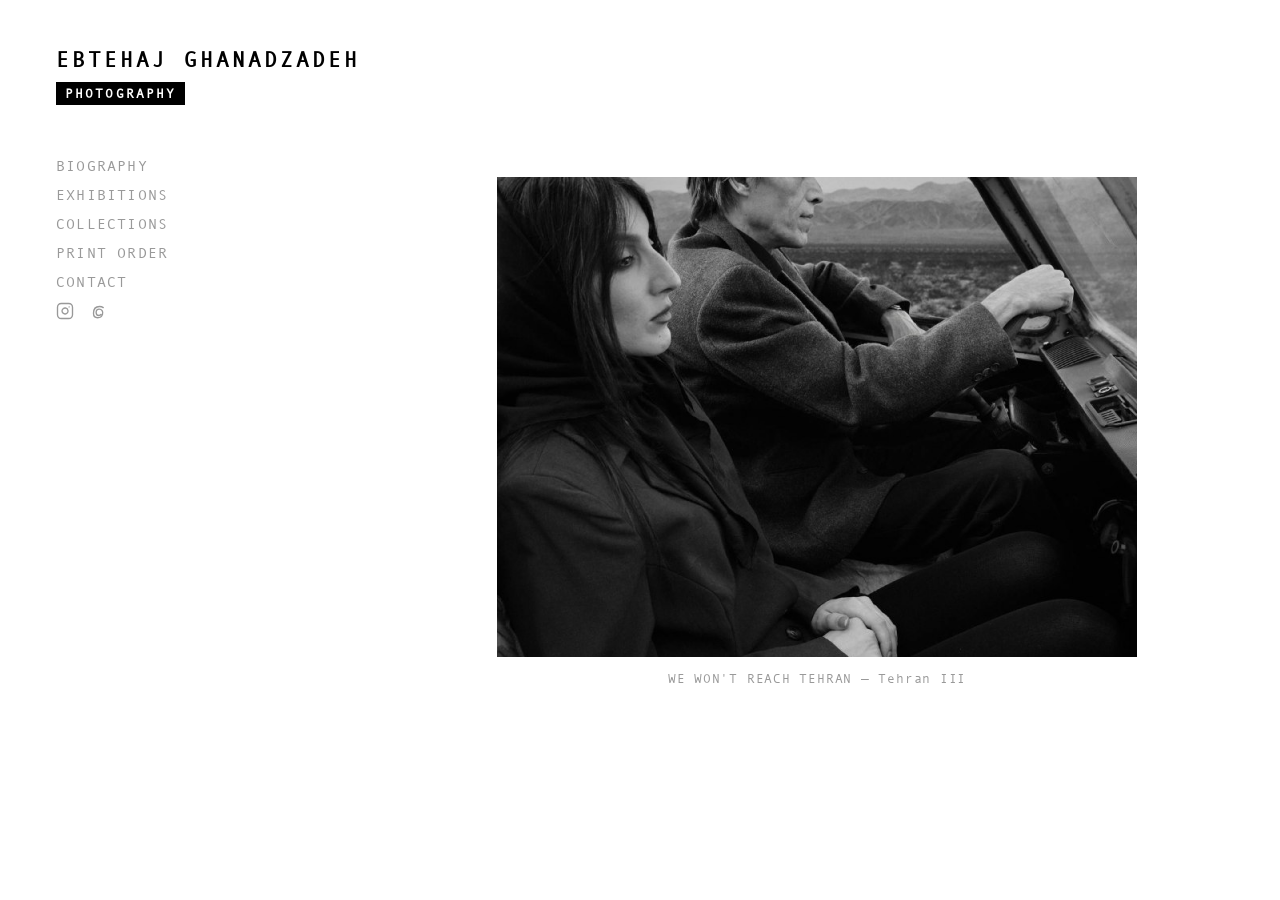
<file: index.html>
<!DOCTYPE html>
<html lang="en">
<head>
  <meta charset="UTF-8">
  <meta name="viewport" content="width=device-width, initial-scale=1.0">
  <meta http-equiv="Cache-Control" content="no-cache, no-store, must-revalidate">
  <meta http-equiv="Pragma" content="no-cache">
  <meta http-equiv="Expires" content="0">
  <title>EBTEHAJ GHANADZADEH | PHOTOGRAPHY</title>
  <meta name="description" content="Official portfolio and biography of Ebtehaj Ghanadzadeh — Iranian filmmaker, visual artist, and narrative staged photographer.">
  <link rel="stylesheet" href="style.css?v=1.1">
</head>
<body>
  <div class="site-wrapper">
    
    <!-- Global Header -->
    <header class="site-header">
      <h1 class="artist-title"><a href="index.html">EBTEHAJ GHANADZADEH</a></h1>
      <span class="photography-badge">PHOTOGRAPHY</span>
    </header>

    <!-- Global Layout -->
    <div class="site-layout">
      
      <!-- Left Sidebar Navigation -->
      <nav class="sidebar" aria-label="Primary Navigation">
        <ul class="nav-list">
          <li class="nav-item"><a href="biography.html" class="nav-link">BIOGRAPHY</a></li>
          <li class="nav-item"><a href="exhibitions.html" class="nav-link">EXHIBITIONS</a></li>
          <li class="nav-item"><a href="collections.html" class="nav-link">COLLECTIONS</a></li>
          <li class="nav-item"><a href="print-order.html" class="nav-link">PRINT ORDER</a></li>
          <li class="nav-item"><a href="contact.html" class="nav-link">CONTACT</a></li>
        </ul>

        <div class="sidebar-social">
          <a href="https://instagram.com/ebtehaj.ghanadzadeh" target="_blank" rel="noopener" class="social-link" aria-label="Instagram">
            <svg class="social-svg instagram-svg" viewBox="0 0 24 24">
              <rect x="2" y="2" width="20" height="20" rx="5" ry="5"></rect>
              <path d="M16 11.37A4 4 0 1 1 12.63 8 4 4 0 0 1 16 11.37z"></path>
              <line x1="17.5" y1="6.5" x2="17.51" y2="6.5"></line>
            </svg>
          </a>
          <a href="https://www.threads.com/@ebtehaj.ghanadzadeh" target="_blank" rel="noopener" class="social-link" aria-label="Threads">
            <svg class="social-svg threads-svg" viewBox="0 0 24 24">
              <path d="M19 7.5c-1.333 -1 -3 -1.5 -5 -1.5c-5 0 -8 3.5 -8 9c0 3.5 2 6 5.5 6c3 0 5.5 -1.5 6.5 -4.5c.5 -1.5 .5 -3.5 -.5 -5c-1 -1.5 -2.5 -2 -4 -2c-2.5 0 -4 1.5 -4 4.5c0 2.5 1.5 4 3.5 4c1.5 0 2.5 -.5 3 -1.5"></path>
            </svg>
          </a>
        </div>
      </nav>

      <!-- Main Showcase Area: Random Picture with 6-second Slow Zoom -->
      <main class="content-area">
        <section class="home-showcase">
          <div class="home-photo-box">
            <img id="home-kenburns-photo" class="home-kenburns-img" src="" alt="Ebtehaj Ghanadzadeh Exhibition Work" />
          </div>
          <div id="home-photo-caption" class="home-caption">Loading exhibition photo...</div>
        </section>
      </main>

    </div>
  </div>

  <script src="main.js"></script>
</body>
</html>
</file>
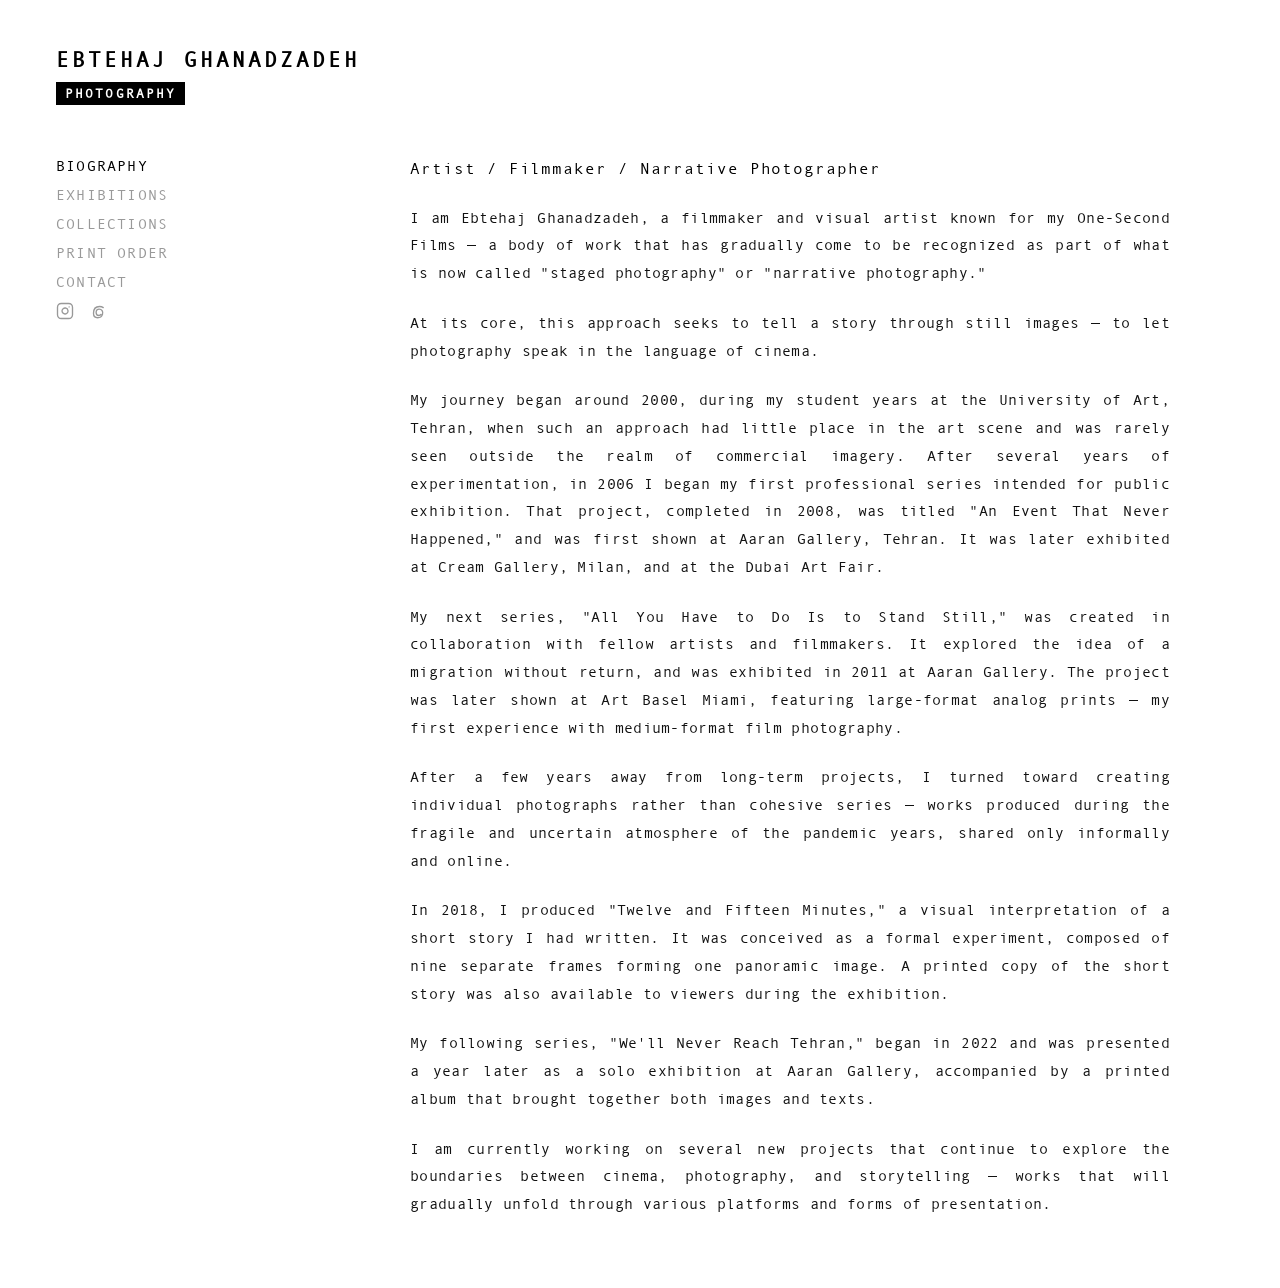
<file: biography.html>
<!DOCTYPE html>
<html lang="en">
<head>
  <meta charset="UTF-8">
  <meta name="viewport" content="width=device-width, initial-scale=1.0">
  <meta http-equiv="Cache-Control" content="no-cache, no-store, must-revalidate">
  <meta http-equiv="Pragma" content="no-cache">
  <meta http-equiv="Expires" content="0">
  <title>BIOGRAPHY | EBTEHAJ GHANADZADEH</title>
  <meta name="description" content="Biography and artist statement of Ebtehaj Ghanadzadeh — Staged photography, One-Second Films, and narrative visual art.">
  <link rel="stylesheet" href="style.css?v=1.1">
</head>
<body>
  <div class="site-wrapper">
    
    <!-- Global Header -->
    <header class="site-header">
      <h1 class="artist-title"><a href="index.html">EBTEHAJ GHANADZADEH</a></h1>
      <span class="photography-badge">PHOTOGRAPHY</span>
    </header>

    <!-- Global Layout -->
    <div class="site-layout">
      
      <!-- Left Sidebar Navigation -->
      <nav class="sidebar" aria-label="Primary Navigation">
        <ul class="nav-list">
          <li class="nav-item"><a href="biography.html" class="nav-link active">BIOGRAPHY</a></li>
          <li class="nav-item"><a href="exhibitions.html" class="nav-link">EXHIBITIONS</a></li>
          <li class="nav-item"><a href="collections.html" class="nav-link">COLLECTIONS</a></li>
          <li class="nav-item"><a href="print-order.html" class="nav-link">PRINT ORDER</a></li>
          <li class="nav-item"><a href="contact.html" class="nav-link">CONTACT</a></li>
        </ul>

        <div class="sidebar-social">
          <a href="https://instagram.com/ebtehaj.ghanadzadeh" target="_blank" rel="noopener" class="social-link" aria-label="Instagram">
            <svg class="social-svg instagram-svg" viewBox="0 0 24 24">
              <rect x="2" y="2" width="20" height="20" rx="5" ry="5"></rect>
              <path d="M16 11.37A4 4 0 1 1 12.63 8 4 4 0 0 1 16 11.37z"></path>
              <line x1="17.5" y1="6.5" x2="17.51" y2="6.5"></line>
            </svg>
          </a>
          <a href="https://www.threads.com/@ebtehaj.ghanadzadeh" target="_blank" rel="noopener" class="social-link" aria-label="Threads">
            <svg class="social-svg threads-svg" viewBox="0 0 24 24">
              <path d="M19 7.5c-1.333 -1 -3 -1.5 -5 -1.5c-5 0 -8 3.5 -8 9c0 3.5 2 6 5.5 6c3 0 5.5 -1.5 6.5 -4.5c.5 -1.5 .5 -3.5 -.5 -5c-1 -1.5 -2.5 -2 -4 -2c-2.5 0 -4 1.5 -4 4.5c0 2.5 1.5 4 3.5 4c1.5 0 2.5 -.5 3 -1.5"></path>
            </svg>
          </a>
        </div>
      </nav>

      <!-- Biography Content Area -->
      <main class="content-area">
        <article class="biography-wrapper">
          <h2 class="bio-headline">Artist / Filmmaker / Narrative Photographer</h2>
          
          <div class="bio-text-body">
            <p class="bio-paragraph">
              I am Ebtehaj Ghanadzadeh, a filmmaker and visual artist known for my One-Second Films — a body of work that has gradually come to be recognized as part of what is now called "staged photography" or "narrative photography."
            </p>

            <p class="bio-paragraph">
              At its core, this approach seeks to tell a story through still images — to let photography speak in the language of cinema.
            </p>

            <p class="bio-paragraph">
              My journey began around 2000, during my student years at the University of Art, Tehran, when such an approach had little place in the art scene and was rarely seen outside the realm of commercial imagery. After several years of experimentation, in 2006 I began my first professional series intended for public exhibition. That project, completed in 2008, was titled "An Event That Never Happened," and was first shown at Aaran Gallery, Tehran. It was later exhibited at Cream Gallery, Milan, and at the Dubai Art Fair.
            </p>

            <p class="bio-paragraph">
              My next series, "All You Have to Do Is to Stand Still," was created in collaboration with fellow artists and filmmakers. It explored the idea of a migration without return, and was exhibited in 2011 at Aaran Gallery. The project was later shown at Art Basel Miami, featuring large-format analog prints — my first experience with medium-format film photography.
            </p>

            <p class="bio-paragraph">
              After a few years away from long-term projects, I turned toward creating individual photographs rather than cohesive series — works produced during the fragile and uncertain atmosphere of the pandemic years, shared only informally and online.
            </p>

            <p class="bio-paragraph">
              In 2018, I produced "Twelve and Fifteen Minutes," a visual interpretation of a short story I had written. It was conceived as a formal experiment, composed of nine separate frames forming one panoramic image. A printed copy of the short story was also available to viewers during the exhibition.
            </p>

            <p class="bio-paragraph">
              My following series, "We'll Never Reach Tehran," began in 2022 and was presented a year later as a solo exhibition at Aaran Gallery, accompanied by a printed album that brought together both images and texts.
            </p>

            <p class="bio-paragraph">
              I am currently working on several new projects that continue to explore the boundaries between cinema, photography, and storytelling — works that will gradually unfold through various platforms and forms of presentation.
            </p>
          </div>
        </article>
      </main>

    </div>
  </div>

  <script src="main.js"></script>
</body>
</html>
</file>
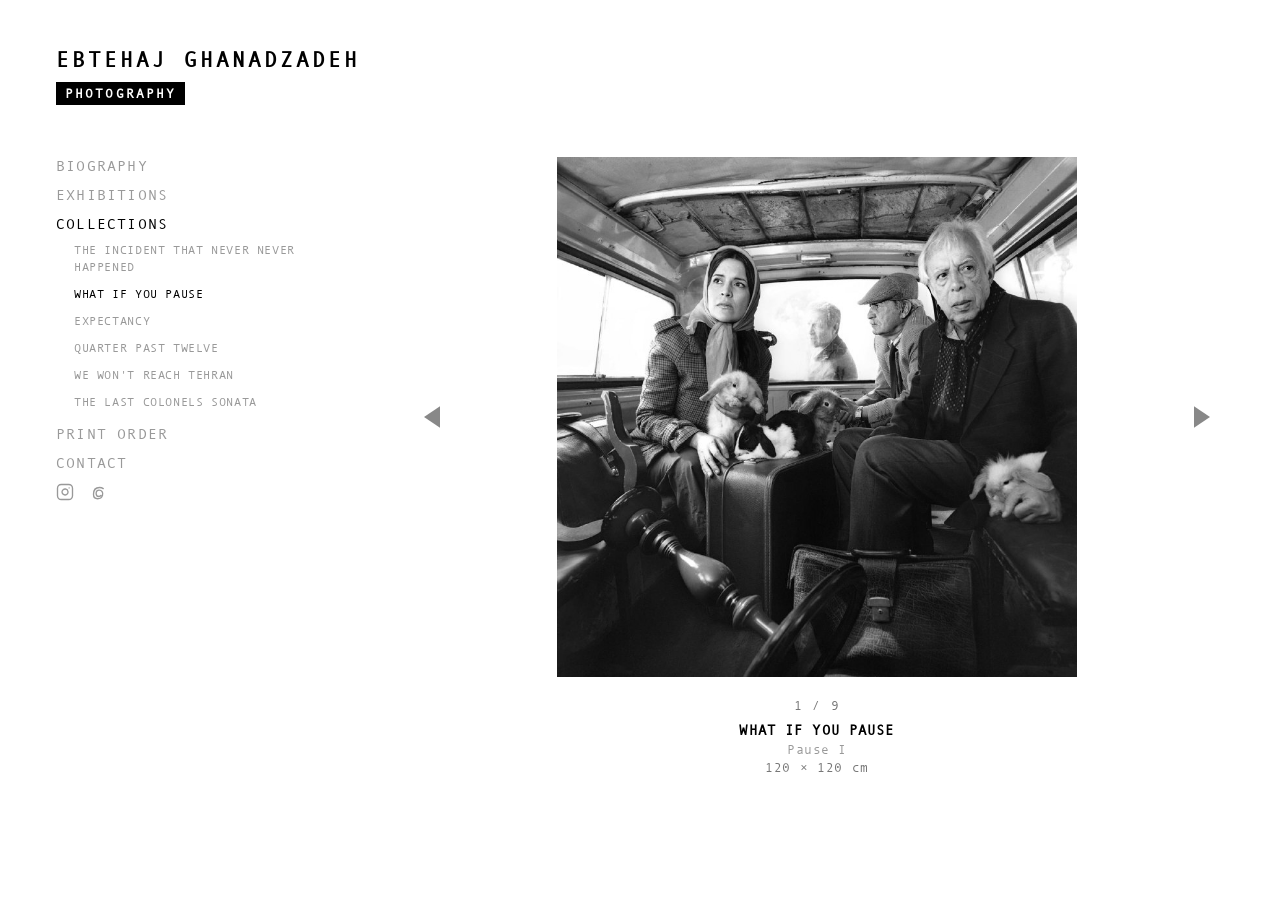
<file: collections.html>
<!DOCTYPE html>
<html lang="en">
<head>
  <meta charset="UTF-8">
  <meta name="viewport" content="width=device-width, initial-scale=1.0">
  <meta http-equiv="Cache-Control" content="no-cache, no-store, must-revalidate">
  <meta http-equiv="Pragma" content="no-cache">
  <meta http-equiv="Expires" content="0">
  <title>COLLECTIONS | EBTEHAJ GHANADZADEH</title>
  <meta name="description" content="Fine art photography series and staged collections by Ebtehaj Ghanadzadeh.">
  <link rel="stylesheet" href="style.css?v=1.1">
</head>
<body>
  <div class="site-wrapper">
    
    <!-- Global Header -->
    <header class="site-header">
      <h1 class="artist-title"><a href="index.html">EBTEHAJ GHANADZADEH</a></h1>
      <span class="photography-badge">PHOTOGRAPHY</span>
    </header>

    <!-- Global Layout -->
    <div class="site-layout">
      
      <!-- Left Sidebar Navigation with Active Collections Submenu -->
      <nav class="sidebar" aria-label="Primary Navigation">
        <ul class="nav-list">
          <li class="nav-item"><a href="biography.html" class="nav-link">BIOGRAPHY</a></li>
          <li class="nav-item"><a href="exhibitions.html" class="nav-link">EXHIBITIONS</a></li>
          <li class="nav-item">
            <a href="collections.html" class="nav-link active">COLLECTIONS</a>
            <!-- Indented Collections Submenu (Photos 2 & 3) -->
            <ul class="submenu-collections" aria-label="Collections Submenu">
              <li class="submenu-item">
                <a href="#the-incident-that-never-happened" class="submenu-link" data-collection="the-incident-that-never-happened">THE INCIDENT THAT NEVER NEVER HAPPENED</a>
              </li>
              <li class="submenu-item">
                <a href="#what-if-you-pause" class="submenu-link active" data-collection="what-if-you-pause">WHAT IF YOU PAUSE</a>
              </li>
              <li class="submenu-item">
                <a href="#expectancy" class="submenu-link" data-collection="expectancy">EXPECTANCY</a>
              </li>
              <li class="submenu-item">
                <a href="#quarter-past-twelve" class="submenu-link" data-collection="quarter-past-twelve">QUARTER PAST TWELVE</a>
              </li>
              <li class="submenu-item">
                <a href="#we-wont-reach-tehran" class="submenu-link" data-collection="we-wont-reach-tehran">WE WON'T REACH TEHRAN</a>
              </li>
              <li class="submenu-item">
                <a href="#the-last-colonels-sonata" class="submenu-link" data-collection="the-last-colonels-sonata">THE LAST COLONELS SONATA</a>
              </li>
            </ul>
          </li>
          <li class="nav-item"><a href="print-order.html" class="nav-link">PRINT ORDER</a></li>
          <li class="nav-item"><a href="contact.html" class="nav-link">CONTACT</a></li>
        </ul>

        <div class="sidebar-social">
          <a href="https://instagram.com/ebtehaj.ghanadzadeh" target="_blank" rel="noopener" class="social-link" aria-label="Instagram">
            <svg class="social-svg instagram-svg" viewBox="0 0 24 24">
              <rect x="2" y="2" width="20" height="20" rx="5" ry="5"></rect>
              <path d="M16 11.37A4 4 0 1 1 12.63 8 4 4 0 0 1 16 11.37z"></path>
              <line x1="17.5" y1="6.5" x2="17.51" y2="6.5"></line>
            </svg>
          </a>
          <a href="https://www.threads.com/@ebtehaj.ghanadzadeh" target="_blank" rel="noopener" class="social-link" aria-label="Threads">
            <svg class="social-svg threads-svg" viewBox="0 0 24 24">
              <path d="M19 7.5c-1.333 -1 -3 -1.5 -5 -1.5c-5 0 -8 3.5 -8 9c0 3.5 2 6 5.5 6c3 0 5.5 -1.5 6.5 -4.5c.5 -1.5 .5 -3.5 -.5 -5c-1 -1.5 -2.5 -2 -4 -2c-2.5 0 -4 1.5 -4 4.5c0 2.5 1.5 4 3.5 4c1.5 0 2.5 -.5 3 -1.5"></path>
            </svg>
          </a>
        </div>
      </nav>

      <!-- Collections Stage: Fixed Frame Carousel with Stationary Navigation -->
      <main class="content-area">
        <section class="collections-stage">
          <div class="carousel-deck">
            
            <!-- Left Arrow Button -->
            <button id="btn-prev-photo" class="nav-arrow prev-arrow" aria-label="Previous photograph">
              <svg class="arrow-icon" viewBox="0 0 24 24">
                <polygon points="18,4 6,12 18,20" />
              </svg>
            </button>

            <!-- Photo Frame Stage -->
            <div class="photo-box-square">
              <img id="collection-current-photo" class="collection-photo-img" src="" alt="Collection Photo" />
            </div>

            <!-- Right Arrow Button -->
            <button id="btn-next-photo" class="nav-arrow next-arrow" aria-label="Next photograph">
              <svg class="arrow-icon" viewBox="0 0 24 24">
                <polygon points="6,4 18,12 6,20" />
              </svg>
            </button>

          </div>

          <!-- Collection Metadata Info (Positioned Below the Photo) -->
          <div class="collection-meta-info">
            <div id="collection-counter-tag" class="photo-counter-tag">1 / 9</div>
            <div id="active-collection-title" class="current-collection-title">WHAT IF YOU PAUSE</div>
            <div id="active-photo-caption" class="current-photo-caption">Loading photograph...</div>
            <div id="active-photo-size" class="current-photo-size">120 × 120 cm</div>
          </div>
        </section>
      </main>

    </div>
  </div>

  <script src="main.js"></script>
</body>
</html>
</file>
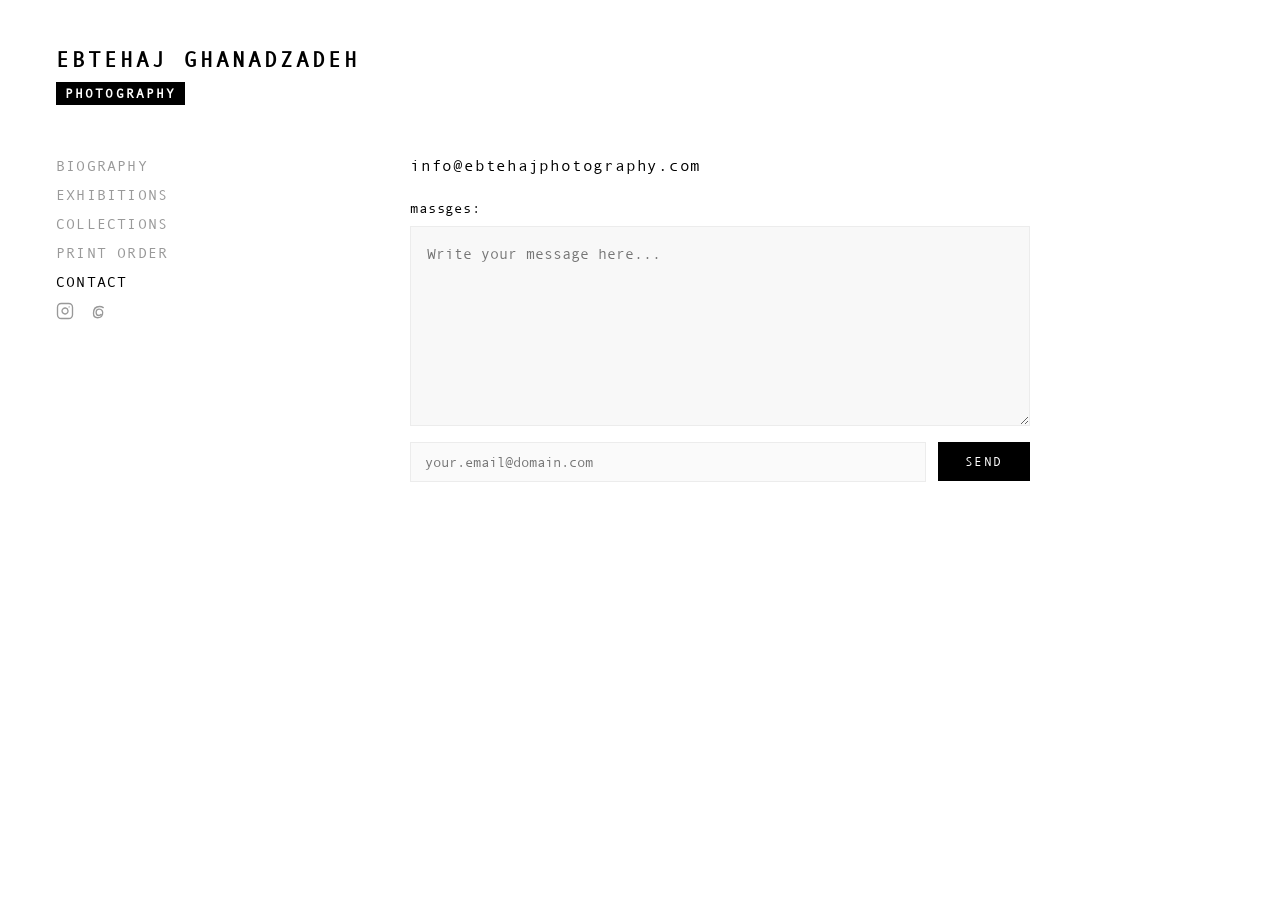
<file: contact.html>
<!DOCTYPE html>
<html lang="en">
<head>
  <meta charset="UTF-8">
  <meta name="viewport" content="width=device-width, initial-scale=1.0">
  <meta http-equiv="Cache-Control" content="no-cache, no-store, must-revalidate">
  <meta http-equiv="Pragma" content="no-cache">
  <meta http-equiv="Expires" content="0">
  <title>CONTACT | EBTEHAJ GHANADZADEH</title>
  <meta name="description" content="Inquiry and contact page for Ebtehaj Ghanadzadeh — Exhibition bookings, print acquisitions, and correspondence.">
  <link rel="stylesheet" href="style.css?v=1.1">
</head>
<body>
  <div class="site-wrapper">
    
    <!-- Global Header -->
    <header class="site-header">
      <h1 class="artist-title"><a href="index.html">EBTEHAJ GHANADZADEH</a></h1>
      <span class="photography-badge">PHOTOGRAPHY</span>
    </header>

    <!-- Global Layout -->
    <div class="site-layout">
      
      <!-- Left Sidebar Navigation -->
      <nav class="sidebar" aria-label="Primary Navigation">
        <ul class="nav-list">
          <li class="nav-item"><a href="biography.html" class="nav-link">BIOGRAPHY</a></li>
          <li class="nav-item"><a href="exhibitions.html" class="nav-link">EXHIBITIONS</a></li>
          <li class="nav-item"><a href="collections.html" class="nav-link">COLLECTIONS</a></li>
          <li class="nav-item"><a href="print-order.html" class="nav-link">PRINT ORDER</a></li>
          <li class="nav-item"><a href="contact.html" class="nav-link active">CONTACT</a></li>
        </ul>

        <div class="sidebar-social">
          <a href="https://instagram.com/ebtehaj.ghanadzadeh" target="_blank" rel="noopener" class="social-link" aria-label="Instagram">
            <svg class="social-svg instagram-svg" viewBox="0 0 24 24">
              <rect x="2" y="2" width="20" height="20" rx="5" ry="5"></rect>
              <path d="M16 11.37A4 4 0 1 1 12.63 8 4 4 0 0 1 16 11.37z"></path>
              <line x1="17.5" y1="6.5" x2="17.51" y2="6.5"></line>
            </svg>
          </a>
          <a href="https://www.threads.com/@ebtehaj.ghanadzadeh" target="_blank" rel="noopener" class="social-link" aria-label="Threads">
            <svg class="social-svg threads-svg" viewBox="0 0 24 24">
              <path d="M19 7.5c-1.333 -1 -3 -1.5 -5 -1.5c-5 0 -8 3.5 -8 9c0 3.5 2 6 5.5 6c3 0 5.5 -1.5 6.5 -4.5c.5 -1.5 .5 -3.5 -.5 -5c-1 -1.5 -2.5 -2 -4 -2c-2.5 0 -4 1.5 -4 4.5c0 2.5 1.5 4 3.5 4c1.5 0 2.5 -.5 3 -1.5"></path>
            </svg>
          </a>
        </div>
      </nav>

      <!-- Contact Content Area -->
      <main class="content-area">
        <section class="contact-wrapper">
          
          <div class="contact-email-row">
            <a href="mailto:info@ebtehajphotography.com" class="direct-email">info@ebtehajphotography.com</a>
          </div>

          <form id="contact-form" class="contact-form" action="#" method="POST">
            <label for="contact-message-input" class="form-label">massges:</label>
            
            <textarea 
              id="contact-message-input" 
              name="message" 
              class="messages-textarea-box" 
              placeholder="Write your message here..."
              required
            ></textarea>

            <div class="contact-form-footer">
              <input 
                type="email" 
                name="email" 
                class="contact-input" 
                placeholder="your.email@domain.com" 
                required 
              />
              <button type="submit" class="btn-send">SEND</button>
            </div>
            
            <div id="contact-feedback" class="form-feedback" role="status"></div>
          </form>

        </section>
      </main>

    </div>
  </div>

  <script src="main.js"></script>
</body>
</html>
</file>
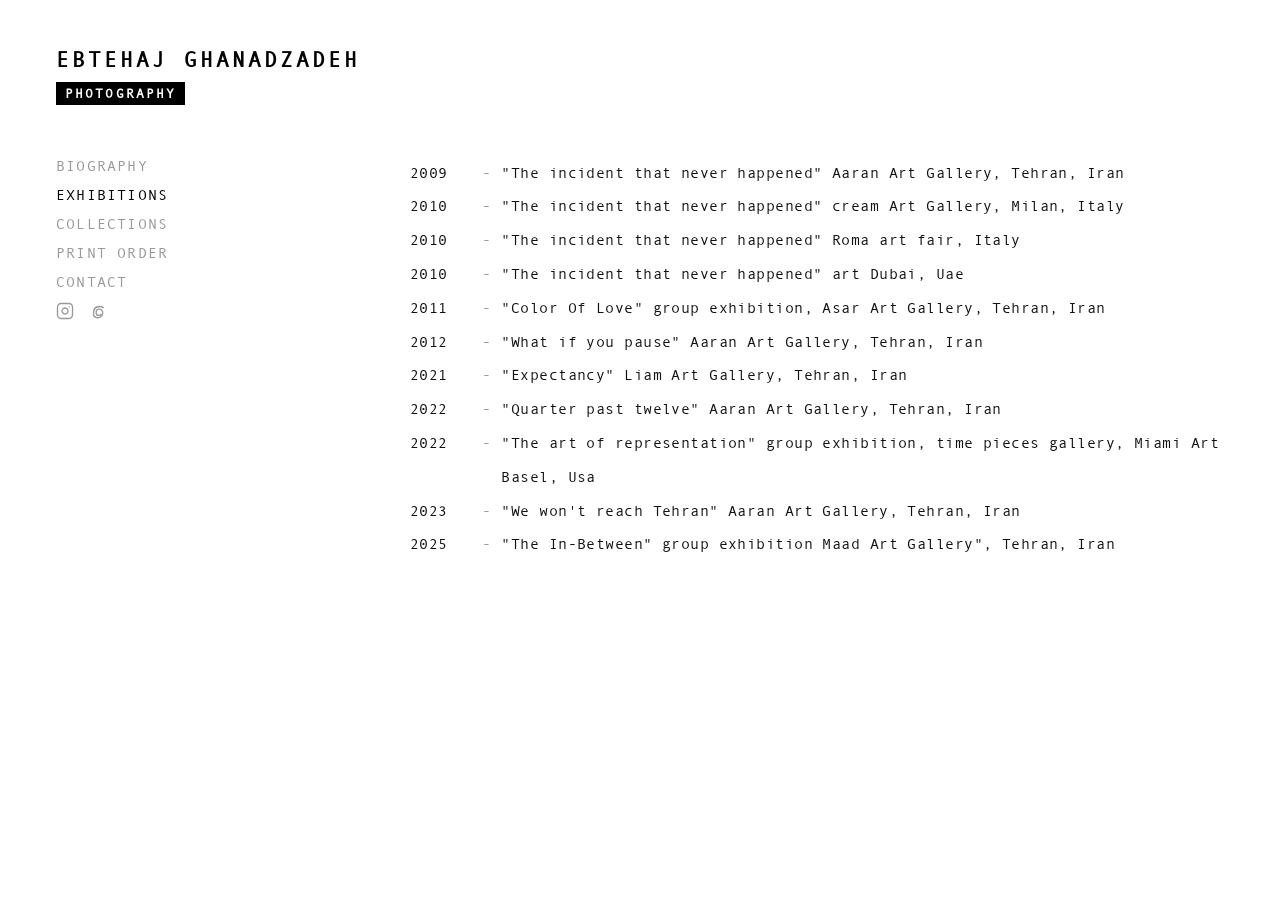
<file: exhibitions.html>
<!DOCTYPE html>
<html lang="en">
<head>
  <meta charset="UTF-8">
  <meta name="viewport" content="width=device-width, initial-scale=1.0">
  <meta http-equiv="Cache-Control" content="no-cache, no-store, must-revalidate">
  <meta http-equiv="Pragma" content="no-cache">
  <meta http-equiv="Expires" content="0">
  <title>EXHIBITIONS | EBTEHAJ GHANADZADEH</title>
  <meta name="description" content="Chronological exhibition history and art fairs of Ebtehaj Ghanadzadeh (2009–2025).">
  <link rel="stylesheet" href="style.css?v=1.1">
</head>
<body>
  <div class="site-wrapper">
    
    <!-- Global Header -->
    <header class="site-header">
      <h1 class="artist-title"><a href="index.html">EBTEHAJ GHANADZADEH</a></h1>
      <span class="photography-badge">PHOTOGRAPHY</span>
    </header>

    <!-- Global Layout -->
    <div class="site-layout">
      
      <!-- Left Sidebar Navigation -->
      <nav class="sidebar" aria-label="Primary Navigation">
        <ul class="nav-list">
          <li class="nav-item"><a href="biography.html" class="nav-link">BIOGRAPHY</a></li>
          <li class="nav-item"><a href="exhibitions.html" class="nav-link active">EXHIBITIONS</a></li>
          <li class="nav-item"><a href="collections.html" class="nav-link">COLLECTIONS</a></li>
          <li class="nav-item"><a href="print-order.html" class="nav-link">PRINT ORDER</a></li>
          <li class="nav-item"><a href="contact.html" class="nav-link">CONTACT</a></li>
        </ul>

        <div class="sidebar-social">
          <a href="https://instagram.com/ebtehaj.ghanadzadeh" target="_blank" rel="noopener" class="social-link" aria-label="Instagram">
            <svg class="social-svg instagram-svg" viewBox="0 0 24 24">
              <rect x="2" y="2" width="20" height="20" rx="5" ry="5"></rect>
              <path d="M16 11.37A4 4 0 1 1 12.63 8 4 4 0 0 1 16 11.37z"></path>
              <line x1="17.5" y1="6.5" x2="17.51" y2="6.5"></line>
            </svg>
          </a>
          <a href="https://www.threads.com/@ebtehaj.ghanadzadeh" target="_blank" rel="noopener" class="social-link" aria-label="Threads">
            <svg class="social-svg threads-svg" viewBox="0 0 24 24">
              <path d="M19 7.5c-1.333 -1 -3 -1.5 -5 -1.5c-5 0 -8 3.5 -8 9c0 3.5 2 6 5.5 6c3 0 5.5 -1.5 6.5 -4.5c.5 -1.5 .5 -3.5 -.5 -5c-1 -1.5 -2.5 -2 -4 -2c-2.5 0 -4 1.5 -4 4.5c0 2.5 1.5 4 3.5 4c1.5 0 2.5 -.5 3 -1.5"></path>
            </svg>
          </a>
        </div>
      </nav>

      <!-- Exhibitions Content Area -->
      <main class="content-area">
        <section class="exhibitions-wrapper">
          <ul class="exhibitions-timeline">
            
            <li class="exhibition-row">
              <span class="ex-year">2009</span>
              <span class="ex-dash">-</span>
              <span class="ex-text">"The incident that never happened" Aaran Art Gallery, Tehran, Iran</span>
            </li>

            <li class="exhibition-row">
              <span class="ex-year">2010</span>
              <span class="ex-dash">-</span>
              <span class="ex-text">"The incident that never happened" cream Art Gallery, Milan, Italy</span>
            </li>

            <li class="exhibition-row">
              <span class="ex-year">2010</span>
              <span class="ex-dash">-</span>
              <span class="ex-text">"The incident that never happened" Roma art fair, Italy</span>
            </li>

            <li class="exhibition-row">
              <span class="ex-year">2010</span>
              <span class="ex-dash">-</span>
              <span class="ex-text">"The incident that never happened" art Dubai, Uae</span>
            </li>

            <li class="exhibition-row">
              <span class="ex-year">2011</span>
              <span class="ex-dash">-</span>
              <span class="ex-text">"Color Of Love" group exhibition, Asar Art Gallery, Tehran, Iran</span>
            </li>

            <li class="exhibition-row">
              <span class="ex-year">2012</span>
              <span class="ex-dash">-</span>
              <span class="ex-text">"What if you pause" Aaran Art Gallery, Tehran, Iran</span>
            </li>

            <li class="exhibition-row">
              <span class="ex-year">2021</span>
              <span class="ex-dash">-</span>
              <span class="ex-text">"Expectancy" Liam Art Gallery, Tehran, Iran</span>
            </li>

            <li class="exhibition-row">
              <span class="ex-year">2022</span>
              <span class="ex-dash">-</span>
              <span class="ex-text">"Quarter past twelve" Aaran Art Gallery, Tehran, Iran</span>
            </li>

            <li class="exhibition-row">
              <span class="ex-year">2022</span>
              <span class="ex-dash">-</span>
              <span class="ex-text">"The art of representation" group exhibition, time pieces gallery, Miami Art Basel, Usa</span>
            </li>

            <li class="exhibition-row">
              <span class="ex-year">2023</span>
              <span class="ex-dash">-</span>
              <span class="ex-text">"We won't reach Tehran" Aaran Art Gallery, Tehran, Iran</span>
            </li>

            <li class="exhibition-row">
              <span class="ex-year">2025</span>
              <span class="ex-dash">-</span>
              <span class="ex-text">"The In-Between" group exhibition Maad Art Gallery", Tehran, Iran</span>
            </li>

          </ul>
        </section>
      </main>

    </div>
  </div>

  <script src="main.js"></script>
</body>
</html>
</file>
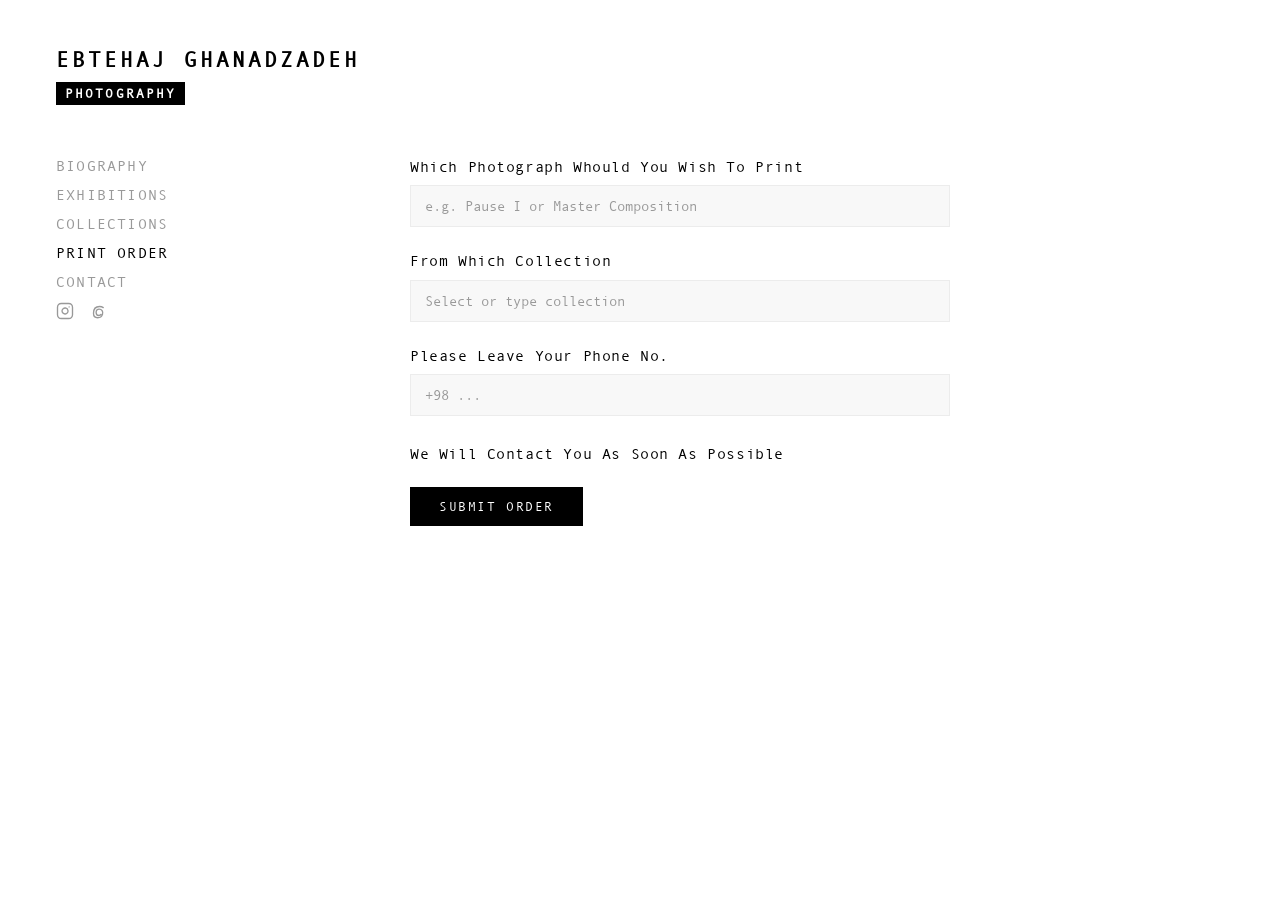
<file: print-order.html>
<!DOCTYPE html>
<html lang="en">
<head>
  <meta charset="UTF-8">
  <meta name="viewport" content="width=device-width, initial-scale=1.0">
  <meta http-equiv="Cache-Control" content="no-cache, no-store, must-revalidate">
  <meta http-equiv="Pragma" content="no-cache">
  <meta http-equiv="Expires" content="0">
  <title>PRINT ORDER | EBTEHAJ GHANADZADEH</title>
  <meta name="description" content="Inquire and order fine art photographic prints by Ebtehaj Ghanadzadeh.">
  <link rel="stylesheet" href="style.css?v=1.1">
</head>
<body>
  <div class="site-wrapper">
    
    <!-- Global Header -->
    <header class="site-header">
      <h1 class="artist-title"><a href="index.html">EBTEHAJ GHANADZADEH</a></h1>
      <span class="photography-badge">PHOTOGRAPHY</span>
    </header>

    <!-- Global Layout -->
    <div class="site-layout">
      
      <!-- Left Sidebar Navigation -->
      <nav class="sidebar" aria-label="Primary Navigation">
        <ul class="nav-list">
          <li class="nav-item"><a href="biography.html" class="nav-link">BIOGRAPHY</a></li>
          <li class="nav-item"><a href="exhibitions.html" class="nav-link">EXHIBITIONS</a></li>
          <li class="nav-item"><a href="collections.html" class="nav-link">COLLECTIONS</a></li>
          <li class="nav-item"><a href="print-order.html" class="nav-link active">PRINT ORDER</a></li>
          <li class="nav-item"><a href="contact.html" class="nav-link">CONTACT</a></li>
        </ul>

        <div class="sidebar-social">
          <a href="https://instagram.com/ebtehaj.ghanadzadeh" target="_blank" rel="noopener" class="social-link" aria-label="Instagram">
            <svg class="social-svg instagram-svg" viewBox="0 0 24 24">
              <rect x="2" y="2" width="20" height="20" rx="5" ry="5"></rect>
              <path d="M16 11.37A4 4 0 1 1 12.63 8 4 4 0 0 1 16 11.37z"></path>
              <line x1="17.5" y1="6.5" x2="17.51" y2="6.5"></line>
            </svg>
          </a>
          <a href="https://www.threads.com/@ebtehaj.ghanadzadeh" target="_blank" rel="noopener" class="social-link" aria-label="Threads">
            <svg class="social-svg threads-svg" viewBox="0 0 24 24">
              <path d="M19 7.5c-1.333 -1 -3 -1.5 -5 -1.5c-5 0 -8 3.5 -8 9c0 3.5 2 6 5.5 6c3 0 5.5 -1.5 6.5 -4.5c.5 -1.5 .5 -3.5 -.5 -5c-1 -1.5 -2.5 -2 -4 -2c-2.5 0 -4 1.5 -4 4.5c0 2.5 1.5 4 3.5 4c1.5 0 2.5 -.5 3 -1.5"></path>
            </svg>
          </a>
        </div>
      </nav>

      <!-- Print Order Content Area -->
      <main class="content-area">
        <section class="order-wrapper">
          <form id="print-order-form" class="order-form" action="#" method="POST">
            
            <div class="order-group">
              <label for="order-photo" class="order-label">Which Photograph Whould You Wish To Print</label>
              <input 
                type="text" 
                id="order-photo" 
                name="photograph_name" 
                class="order-input" 
                placeholder="e.g. Pause I or Master Composition"
                required 
              />
            </div>

            <div class="order-group">
              <label for="order-collection" class="order-label">From Which Collection</label>
              <input 
                type="text" 
                id="order-collection" 
                name="collection_name" 
                class="order-input" 
                list="collections-datalist"
                placeholder="Select or type collection"
                required 
              />
              <datalist id="collections-datalist">
                <option value="THE INCIDENT THAT NEVER NEVER HAPPENED">
                <option value="WHAT IF YOU PAUSE">
                <option value="EXPECTANCY">
                <option value="QUARTER PAST TWELVE">
                <option value="WE WON'T REACH TEHRAN">
                <option value="THE LAST COLONELS SONATA">
              </datalist>
            </div>

            <div class="order-group">
              <label for="order-phone" class="order-label">Please Leave Your Phone No.</label>
              <input 
                type="tel" 
                id="order-phone" 
                name="phone_number" 
                class="order-input" 
                placeholder="+98 ..."
                required 
              />
            </div>

            <div class="order-footer-note">We Will Contact You As Soon As Possible</div>

            <button type="submit" class="btn-order-submit">SUBMIT ORDER</button>
            <div id="order-feedback" class="order-feedback" role="status"></div>

          </form>
        </section>
      </main>

    </div>
  </div>

  <script src="main.js"></script>
</body>
</html>
</file>
<file: style.css>
/* ==========================================================================
   EBTEHAJ GHANADZADEH — MINIMALIST PHOTOGRAPHY PORTFOLIO
   Design System & Gallery Stylesheet
   ========================================================================== */

@font-face {
  font-family: 'Andele Mono';
  src: url('assets/fonts/Andale-Mono.ttf') format('truetype');
  font-weight: normal;
  font-style: normal;
  font-display: swap;
}

@font-face {
  font-family: 'Andale Mono';
  src: url('assets/fonts/Andale-Mono.ttf') format('truetype');
  font-weight: normal;
  font-style: normal;
  font-display: swap;
}

:root {
  --bg-color: #FFFFFF;
  --text-primary: #000000;
  --text-muted: #999999;
  --text-subtle: #777777;
  --badge-bg: #000000;
  --badge-text: #FFFFFF;
  --box-bg: #F8F8F8;
  --box-border: #ECECEC;
  --font-mono: 'Andele Mono', AndeleMono, 'Space Mono', 'JetBrains Mono', 'Courier New', Courier, monospace;
  --font-sans: -apple-system, BlinkMacSystemFont, "Segoe UI", Roboto, "Helvetica Neue", Arial, sans-serif;
  --sidebar-width: 290px;
  --transition-speed: 0.25s;
}

/* Reset & Box Sizing */
*, *::before, *::after {
  box-sizing: border-box;
  margin: 0;
  padding: 0;
}

html {
  font-size: 15px;
  background-color: var(--bg-color);
  color: var(--text-primary);
  scroll-behavior: smooth;
}

body {
  font-family: var(--font-mono);
  background-color: var(--bg-color);
  color: var(--text-primary);
  min-height: 100vh;
  padding: 48px 56px;
  -webkit-font-smoothing: antialiased;
  -moz-osx-font-smoothing: grayscale;
}

/* Master Container */
.site-wrapper {
  max-width: 1400px;
  margin: 0 auto;
}

/* Header Area */
.site-header {
  margin-bottom: 52px;
}

.artist-title {
  font-size: 1.42rem;
  font-weight: 700;
  letter-spacing: 0.14em;
  text-transform: uppercase;
  margin-bottom: 8px;
  line-height: 1.2;
}

.artist-title a {
  color: var(--text-primary);
  text-decoration: none;
}

.photography-badge {
  display: inline-block;
  background-color: var(--badge-bg);
  color: var(--badge-text);
  font-size: 0.88rem;
  font-weight: 700;
  letter-spacing: 0.16em;
  text-transform: uppercase;
  padding: 4px 9px;
  border-radius: 0;
  vertical-align: top;
}

/* Main Layout Grid */
.site-layout {
  display: grid;
  grid-template-columns: var(--sidebar-width) 1fr;
  column-gap: 64px;
  align-items: start;
}

/* Left Sidebar Navigation */
.sidebar {
  display: flex;
  flex-direction: column;
}

.nav-list {
  list-style: none;
}

.nav-item {
  margin-bottom: 12px;
}

.nav-item:last-child {
  margin-bottom: 0;
}

.nav-link {
  display: inline-block;
  color: var(--text-muted);
  text-decoration: none;
  font-size: 1.0rem;
  letter-spacing: 0.08em;
  text-transform: uppercase;
  font-weight: 400;
  transition: color var(--transition-speed) ease;
}

.nav-link:hover,
.nav-link.active {
  color: var(--text-primary);
}

/* Indented Collections Submenu */
.submenu-collections {
  list-style: none;
  margin-top: 10px;
  margin-bottom: 14px;
  padding-left: 18px;
}

.submenu-item {
  margin-bottom: 9px;
}

.submenu-link {
  display: block;
  color: var(--text-muted);
  text-decoration: none;
  font-size: 0.82rem;
  letter-spacing: 0.05em;
  text-transform: uppercase;
  line-height: 1.45;
  transition: color var(--transition-speed) ease;
}

.submenu-link:hover,
.submenu-link.active {
  color: var(--text-primary);
}

/* Social Icons (Spacing equal to nav-item margin-bottom for perfect vertical rhythm) */
.sidebar-social {
  margin-top: 12px;
  display: flex;
  align-items: center;
  gap: 15px;
}

.social-link {
  display: inline-flex;
  align-items: center;
  justify-content: center;
  color: var(--text-muted);
  transition: color var(--transition-speed) ease, opacity var(--transition-speed) ease, transform 0.15s ease;
  line-height: 1;
}

.social-link:hover {
  color: var(--text-primary);
  transform: scale(1.08);
}

.social-svg {
  width: 18px;
  height: 18px;
  fill: none;
  stroke: currentColor;
  stroke-width: 1.8;
  stroke-linecap: round;
  stroke-linejoin: round;
}

/* Main Content Area */
.content-area {
  min-height: 520px;
  display: flex;
  flex-direction: column;
  justify-content: flex-start;
}

/* ==========================================================================
   PAGE 1: HOME (Ken Burns 6s Slow Zoom Engine)
   ========================================================================== */
.home-showcase {
  display: flex;
  flex-direction: column;
  align-items: center;
  justify-content: center;
  padding: 20px 0;
}

.home-photo-box {
  position: relative;
  width: 100%;
  max-width: 640px;
  aspect-ratio: 4 / 3;
  background-color: var(--box-bg);
  overflow: hidden;
  box-shadow: none;
}

.home-kenburns-img {
  width: 100%;
  height: 100%;
  object-fit: cover;
  display: block;
  opacity: 0;
  transform: scale(1.0);
  transition: opacity 0.8s ease-in-out;
}

.home-kenburns-img.animating {
  animation: kenBurnsZoom 6s ease-in-out infinite alternate;
}

.home-caption {
  margin-top: 14px;
  font-size: 0.86rem;
  color: var(--text-muted);
  letter-spacing: 0.06em;
  text-align: center;
}

@keyframes kenBurnsZoom {
  0% {
    transform: scale(1.0);
  }
  100% {
    transform: scale(1.06);
  }
}

/* ==========================================================================
   PAGE 2: BIOGRAPHY
   ========================================================================== */
.biography-wrapper {
  max-width: 760px;
}

.bio-headline {
  font-size: 1.06rem;
  font-weight: 500;
  letter-spacing: 0.06em;
  color: var(--text-primary);
  margin-bottom: 24px;
  line-height: 1.45;
}

.bio-paragraph {
  font-size: 1.0rem;
  line-height: 1.85;
  color: #111111;
  margin-bottom: 22px;
  letter-spacing: 0.02em;
  text-align: justify;
  text-justify: inter-word;
}

/* ==========================================================================
   PAGE 3: EXHIBITIONS
   ========================================================================== */
.exhibitions-wrapper {
  max-width: 920px;
}

.exhibitions-timeline {
  list-style: none;
}

.exhibition-row {
  display: flex;
  align-items: baseline;
  font-size: 0.98rem;
  line-height: 2.3;
  letter-spacing: 0.03em;
  color: #111111;
}

.ex-year {
  font-weight: 500;
  width: 62px;
  flex-shrink: 0;
}

.ex-dash {
  margin: 0 10px;
  color: var(--text-muted);
  flex-shrink: 0;
}

.ex-text {
  font-weight: 400;
}

/* ==========================================================================
   PAGE 4: COLLECTIONS (Fixed Frame Carousel with Stationary Navigation)
   ========================================================================== */
.collections-stage {
  display: flex;
  flex-direction: column;
  align-items: center;
  justify-content: center;
  width: 100%;
  margin: 0 auto;
}

.carousel-deck {
  display: flex;
  align-items: center;
  justify-content: space-between;
  position: relative;
  width: 100%;
  max-width: 860px;
  height: 520px; /* Fixed stage height so layout never moves when photos change */
  margin: 0 auto;
  gap: 20px;
}

.nav-arrow {
  background: none;
  border: none;
  color: #888888;
  cursor: pointer;
  width: 44px;
  height: 44px;
  padding: 6px;
  display: flex;
  align-items: center;
  justify-content: center;
  transition: color var(--transition-speed) ease, transform 0.15s ease;
  user-select: none;
  flex-shrink: 0;
}

.nav-arrow:hover {
  color: var(--text-primary);
  transform: scale(1.15);
}

.nav-arrow:active {
  transform: scale(0.92);
}

.arrow-icon {
  width: 32px;
  height: 32px;
  fill: currentColor;
}

/* Seamless Photo Frame Stage */
.photo-box-square {
  flex: 1;
  height: 100%;
  max-width: calc(100% - 96px);
  display: flex;
  align-items: center;
  justify-content: center;
  position: relative;
  overflow: hidden;
  background-color: transparent;
  border: none;
  line-height: 0;
}

.collection-photo-img {
  max-width: 100%;
  max-height: 100%;
  width: auto;
  height: auto;
  object-fit: contain;
  display: block;
  margin: 0 auto;
  transition: opacity 0.25s ease;
}

/* Metadata Block: Located below the photo with counter and physical size */
.collection-meta-info {
  margin-top: 22px;
  text-align: center;
  min-height: 90px;
  display: flex;
  flex-direction: column;
  align-items: center;
  justify-content: flex-start;
}

.photo-counter-tag {
  display: inline-block;
  font-size: 0.84rem;
  letter-spacing: 0.1em;
  color: var(--text-subtle);
  margin-bottom: 8px;
  font-weight: 500;
  line-height: 1.2;
}

.current-collection-title {
  font-size: 0.94rem;
  letter-spacing: 0.08em;
  text-transform: uppercase;
  color: var(--text-primary);
  font-weight: 600;
  margin-bottom: 4px;
}

.current-photo-caption {
  font-size: 0.86rem;
  letter-spacing: 0.04em;
  color: var(--text-muted);
  margin-bottom: 4px;
}

.current-photo-size {
  font-size: 0.84rem;
  letter-spacing: 0.05em;
  color: var(--text-subtle);
  font-weight: 400;
}

/* ==========================================================================
   PAGE 5: CONTACT
   ========================================================================== */
.contact-wrapper {
  max-width: 620px;
}

.contact-email-row {
  margin-bottom: 26px;
}

.direct-email {
  color: var(--text-primary);
  text-decoration: none;
  font-size: 1.05rem;
  letter-spacing: 0.05em;
  transition: opacity var(--transition-speed) ease;
}

.direct-email:hover {
  opacity: 0.6;
}

.contact-form {
  display: flex;
  flex-direction: column;
}

.form-label {
  font-size: 0.96rem;
  letter-spacing: 0.06em;
  color: var(--text-primary);
  margin-bottom: 10px;
  text-transform: lowercase;
}

.messages-textarea-box {
  width: 100%;
  min-height: 200px;
  background-color: var(--box-bg);
  border: 1px solid var(--box-border);
  font-family: inherit;
  font-size: 0.98rem;
  line-height: 1.6;
  padding: 16px;
  color: var(--text-primary);
  resize: vertical;
  outline: none;
  transition: border-color var(--transition-speed) ease, background-color var(--transition-speed) ease;
  margin-bottom: 16px;
}

.messages-textarea-box:focus {
  border-color: var(--text-primary);
  background-color: #FFFFFF;
}

.contact-form-footer {
  display: flex;
  gap: 12px;
  align-items: center;
}

.contact-input {
  flex: 1;
  background-color: #FAFAFA;
  border: 1px solid var(--box-border);
  font-family: inherit;
  font-size: 0.95rem;
  padding: 11px 14px;
  outline: none;
  color: var(--text-primary);
  transition: border-color var(--transition-speed) ease;
}

.contact-input:focus {
  border-color: var(--text-primary);
  background-color: #FFFFFF;
}

.btn-send {
  background-color: var(--text-primary);
  color: #FFFFFF;
  border: 1px solid var(--text-primary);
  font-family: inherit;
  font-size: 0.88rem;
  letter-spacing: 0.12em;
  text-transform: uppercase;
  padding: 11px 26px;
  cursor: pointer;
  transition: background-color var(--transition-speed) ease, color var(--transition-speed) ease;
}

.btn-send:hover {
  background-color: #333333;
}

.form-feedback {
  margin-top: 12px;
  font-size: 0.86rem;
  letter-spacing: 0.05em;
  color: var(--text-subtle);
  min-height: 18px;
}

/* ==========================================================================
   PAGE 6: PRINT ORDER
   ========================================================================== */
.order-wrapper {
  max-width: 620px;
}

.order-form {
  display: flex;
  flex-direction: column;
}

.order-group {
  margin-bottom: 24px;
}

.order-label {
  display: block;
  font-size: 0.98rem;
  letter-spacing: 0.04em;
  color: var(--text-primary);
  margin-bottom: 8px;
  line-height: 1.4;
}

.order-input {
  width: 100%;
  max-width: 540px;
  height: 42px;
  background-color: var(--box-bg);
  border: 1px solid var(--box-border);
  font-family: inherit;
  font-size: 0.95rem;
  padding: 10px 14px;
  color: var(--text-primary);
  outline: none;
  transition: background-color var(--transition-speed) ease, border-color var(--transition-speed) ease;
}

.order-input::placeholder {
  color: var(--text-muted);
}

.order-input:focus {
  background-color: #FFFFFF;
  border-color: var(--text-primary);
}

.order-footer-note {
  font-size: 0.98rem;
  letter-spacing: 0.04em;
  color: var(--text-primary);
  margin-top: 4px;
  margin-bottom: 22px;
  line-height: 1.4;
}

.btn-order-submit {
  align-self: flex-start;
  background-color: var(--text-primary);
  color: #FFFFFF;
  border: 1px solid var(--text-primary);
  font-family: inherit;
  font-size: 0.88rem;
  letter-spacing: 0.12em;
  text-transform: uppercase;
  padding: 11px 28px;
  cursor: pointer;
  transition: background-color var(--transition-speed) ease, opacity var(--transition-speed) ease;
}

.btn-order-submit:hover {
  background-color: #333333;
}

.order-feedback {
  margin-top: 14px;
  font-size: 0.88rem;
  letter-spacing: 0.04em;
  color: var(--text-subtle);
  min-height: 18px;
}

/* ==========================================================================
   RESPONSIVE DESIGN SYSTEM (TV / 4K, Laptop, iPad/Tablet, Mobile)
   ========================================================================== */

/* 1. Large Displays & 2K / 4K TV Screens */
@media (min-width: 1800px) {
  html {
    font-size: 18px;
  }
  
  body {
    padding: 64px 80px;
  }
  
  .site-wrapper {
    max-width: 1700px;
  }
  
  :root {
    --sidebar-width: 340px;
  }
  
  .site-layout {
    column-gap: 80px;
  }
  
  .carousel-deck {
    max-width: 1050px;
    height: 640px;
  }
  
  .home-photo-box {
    max-width: 800px;
  }
}

@media (min-width: 2400px) {
  html {
    font-size: 22px;
  }
  
  body {
    padding: 80px 120px;
  }
  
  .site-wrapper {
    max-width: 2200px;
  }
  
  :root {
    --sidebar-width: 420px;
  }
  
  .site-layout {
    column-gap: 100px;
  }
  
  .carousel-deck {
    max-width: 1350px;
    height: 780px;
  }
  
  .home-photo-box {
    max-width: 1000px;
  }
}

/* 2. iPad & Tablet (portrait & landscape) */
@media (max-width: 1024px) {
  body {
    padding: 36px 30px;
  }
  
  :root {
    --sidebar-width: 240px;
  }
  
  .site-layout {
    column-gap: 40px;
  }
  
  .carousel-deck {
    max-width: 100%;
    height: 440px;
    gap: 16px;
  }
  
  .home-photo-box {
    max-width: 520px;
  }
  
  .order-input {
    max-width: 100%;
  }
}

/* 3. Mobile Phones (<= 768px) */
@media (max-width: 768px) {
  body {
    padding: 24px 18px;
  }
  
  .site-header {
    margin-bottom: 24px;
  }
  
  .artist-title {
    font-size: 1.25rem;
    margin-bottom: 6px;
  }
  
  .photography-badge {
    font-size: 0.78rem;
    padding: 3px 8px;
  }
  
  .site-layout {
    grid-template-columns: 1fr;
    row-gap: 30px;
  }
  
  .sidebar {
    border-bottom: 1px solid #ECECEC;
    padding-bottom: 20px;
  }
  
  .nav-list {
    display: flex;
    flex-wrap: wrap;
    gap: 12px 20px;
  }
  
  .nav-item {
    margin-bottom: 0;
  }
  
  .submenu-collections {
    width: 100%;
    padding-left: 10px;
    margin-top: 10px;
    margin-bottom: 10px;
    display: flex;
    flex-direction: column;
    gap: 8px;
    border-left: 2px solid #EAEAEA;
  }
  
  .sidebar-social {
    margin-top: 18px;
    gap: 16px;
  }
  
  .social-svg {
    width: 20px;
    height: 20px;
  }
  
  .content-area {
    min-height: auto;
  }
  
  .carousel-deck {
    height: 330px;
    gap: 10px;
  }
  
  .photo-box-square {
    max-width: calc(100% - 76px);
  }
  
  .nav-arrow {
    width: 36px;
    height: 36px;
    padding: 4px;
  }
  
  .arrow-icon {
    width: 24px;
    height: 24px;
  }
  
  .home-photo-box {
    max-width: 100%;
  }
  
  .exhibition-row {
    flex-wrap: wrap;
    line-height: 1.6;
    margin-bottom: 14px;
  }
  
  .ex-dash {
    display: none;
  }
  
  .ex-year {
    width: 100%;
    color: var(--text-subtle);
    margin-bottom: 2px;
  }
  
  .contact-form-footer {
    flex-direction: column;
    align-items: stretch;
    gap: 12px;
  }
  
  .contact-input,
  .order-input,
  .messages-textarea-box {
    font-size: 16px; /* Prevents auto-zoom on iOS */
    max-width: 100%;
  }
  
  .btn-send,
  .btn-order-submit {
    width: 100%;
    padding: 12px 18px;
    text-align: center;
  }
}

/* 4. Small Mobile (< 480px) */
@media (max-width: 480px) {
  body {
    padding: 18px 14px;
  }
  
  .artist-title {
    font-size: 1.12rem;
  }
  
  .carousel-deck {
    height: 280px;
    gap: 6px;
  }
  
  .photo-box-square {
    max-width: calc(100% - 64px);
  }
  
  .nav-arrow {
    width: 30px;
    height: 30px;
    padding: 2px;
  }
  
  .arrow-icon {
    width: 20px;
    height: 20px;
  }
  
  .collection-meta-info {
    margin-top: 16px;
    min-height: 80px;
  }
  
  .current-collection-title {
    font-size: 0.88rem;
  }
  
  .current-photo-caption {
    font-size: 0.82rem;
  }
  
  .current-photo-size {
    font-size: 0.80rem;
  }
}
</file>
